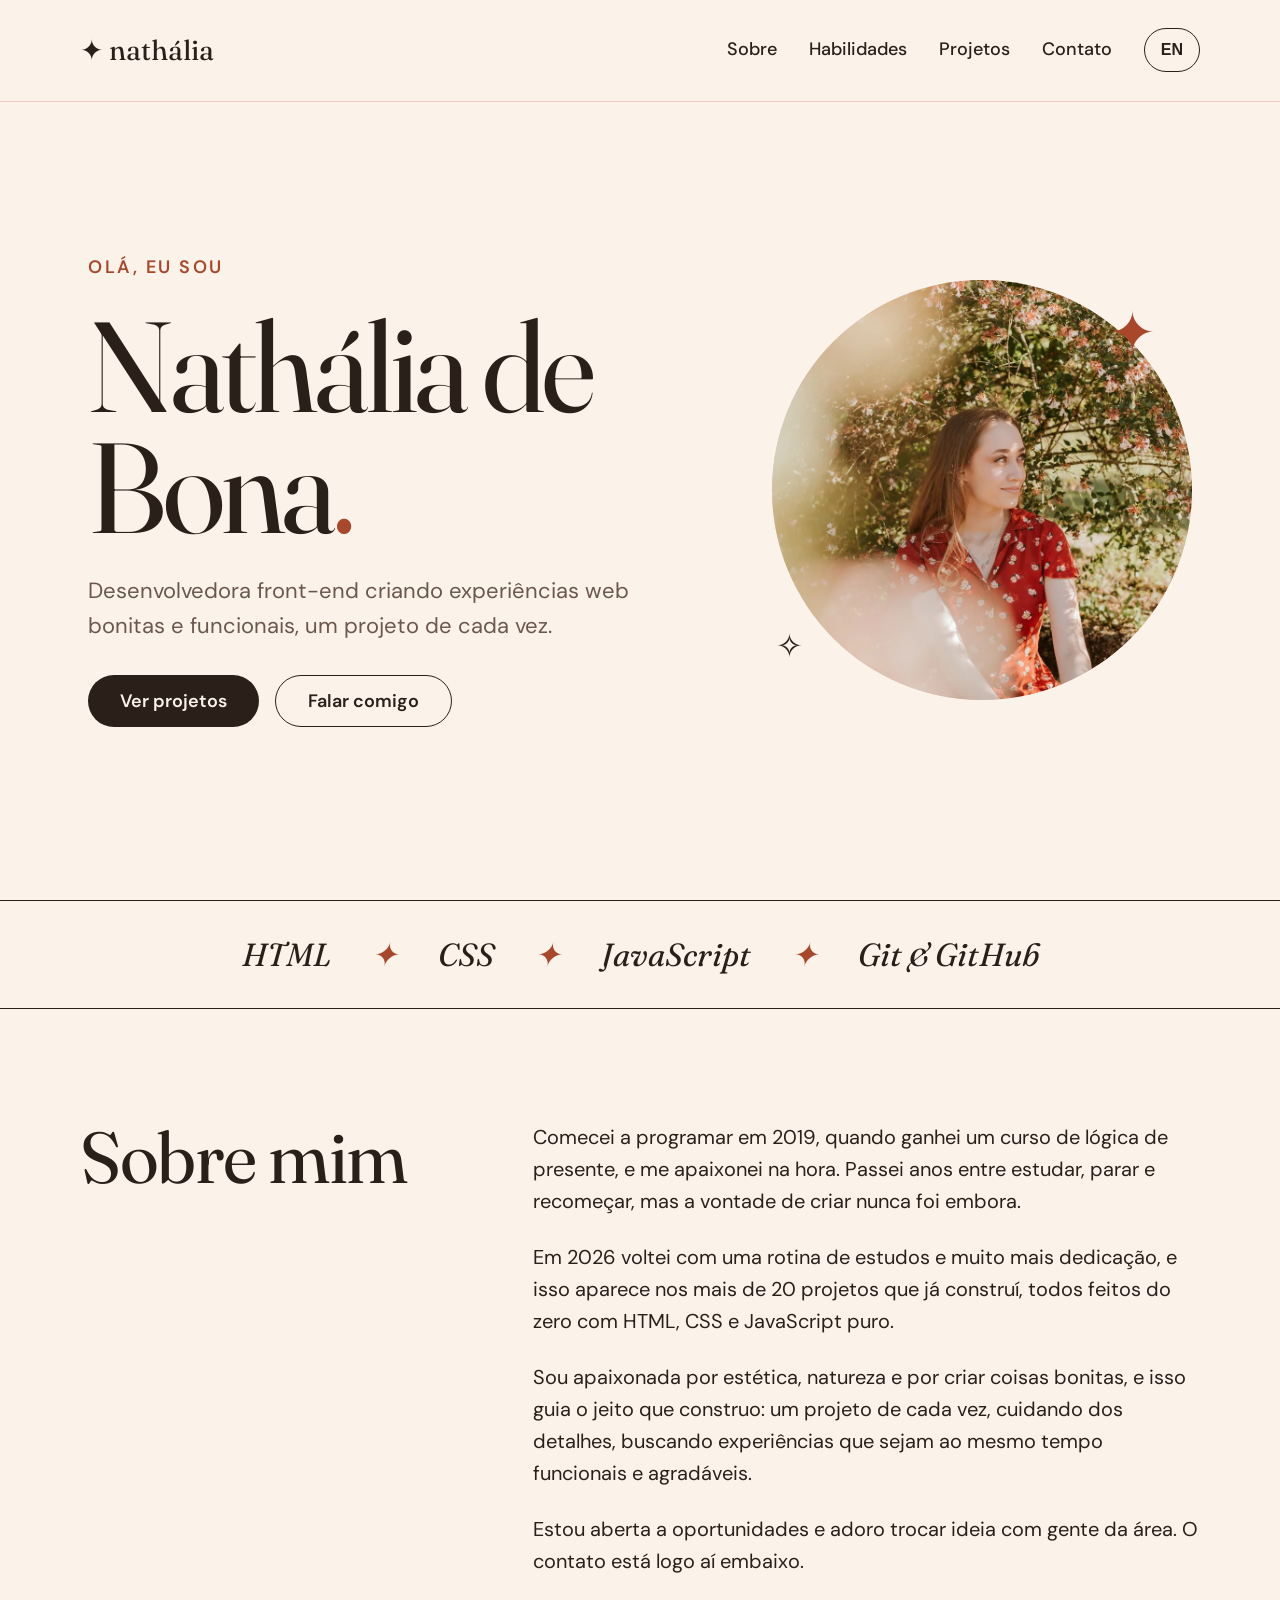
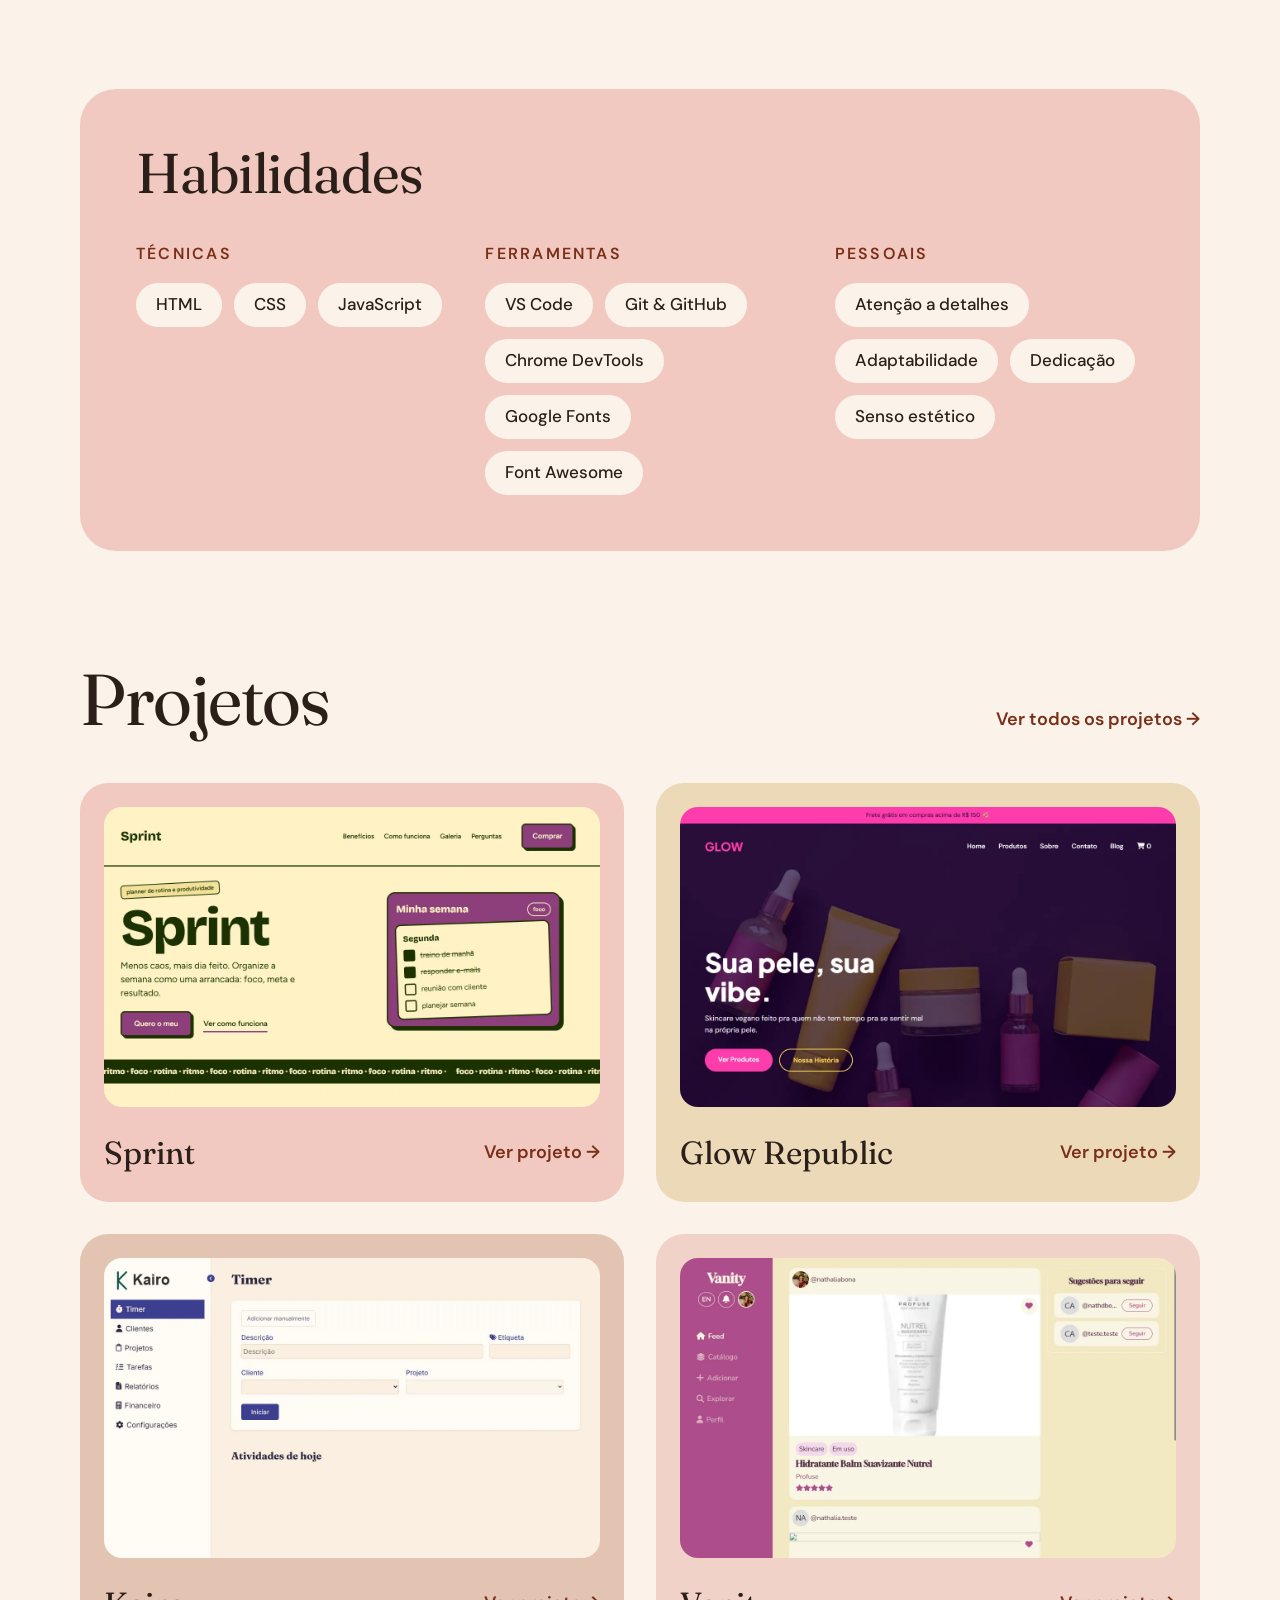
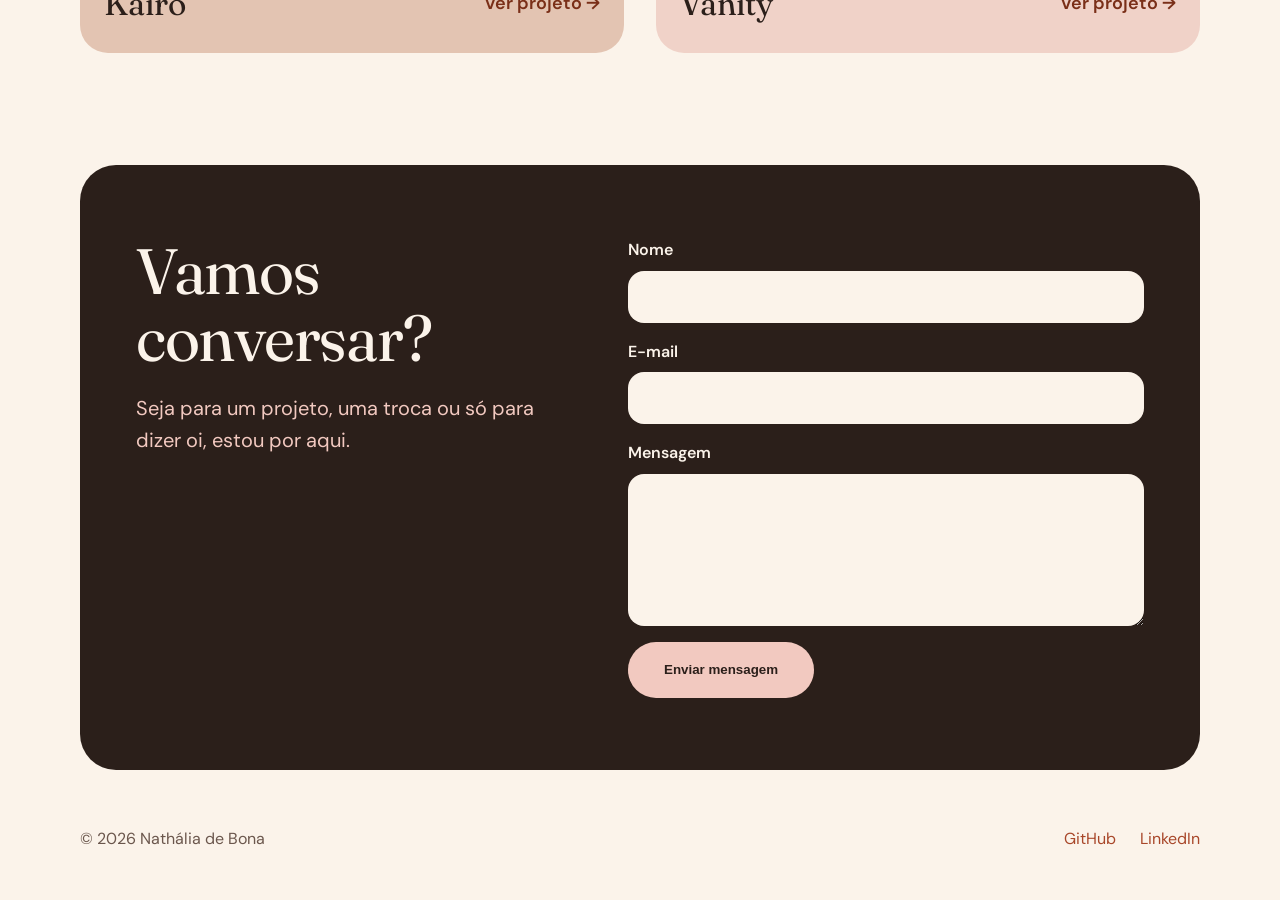
<file: index.html>
<!DOCTYPE html>
<html lang="pt-br">
<head>
    <meta charset="UTF-8">
    <meta name="viewport" content="width=device-width, initial-scale=1.0">
    
    <link rel="preconnect" href="https://fonts.googleapis.com">
    <link rel="preconnect" href="https://fonts.gstatic.com" crossorigin>
    <link href="https://fonts.googleapis.com/css2?family=DM+Sans:ital,opsz,wght@0,9..40,100..1000;1,9..40,100..1000&family=Fraunces:ital,opsz,wght@0,9..144,100..900;1,9..144,100..900&display=swap" rel="stylesheet">
    
    <link rel="stylesheet" href="https://cdnjs.cloudflare.com/ajax/libs/font-awesome/6.5.1/css/all.min.css">
    <link rel="stylesheet" href="style.css">
    <title>Nathália de Bona</title>
</head>

<body>
    <header>
        <nav>
            <span>✦ nathália</span>

            <ul>
                <li><a href="#sobre" data-pt="Sobre" data-en="About">Sobre</a></li>
                <li><a href="#habilidades" data-pt="Habilidades" data-en="Skills">Habilidades</a></li>
                <li><a href="#projetos" data-pt="Projetos" data-en="Projects">Projetos</a></li>
                <li><a href="#contato" data-pt="Contato" data-en="Contact">Contato</a></li>
                <li class="item-idioma">
                    <button type="button" id="toggle-idioma-mobile">EN</button>
                </li>
            </ul>

            <div class="nav-botoes">
                <button id="btn-menu" aria-expanded="false">
                    <span data-pt="Menu" data-en="Menu">Menu</span>
                </button>

                <button id="toggle-idioma">EN</button>
            </div>
        </nav>
    </header>

    <main>
        <section id="hero">
            <div class="hero-texto">
                <span class="hero-saudacao" data-pt="Olá, eu sou" data-en="Hi, I'm">
                    Olá, eu sou
                </span>
                
                <h1>Nathália de Bona<span class="ponto">.</span></h1>
                
                <h2 data-pt="Desenvolvedora front-end criando experiências web bonitas e funcionais, um projeto de cada vez."
                    data-en="Front-end developer creating beautiful and functional web experiences, one project at a time.">
                    Desenvolvedora front-end criando experiências web bonitas e funcionais, um projeto de cada vez.
                </h2>
        
                <div class="hero-botoes">
                    <a href="#projetos" class="btn"
                        data-pt="Ver projetos" data-en="See my work">
                        Ver projetos
                    </a>

                    <a href="#contato" class="btn btn-contorno"
                        data-pt="Falar comigo" data-en="Talk to me">
                        Falar comigo
                    </a>
                </div>
            </div>

            <div class="hero-foto">
                <img src="imagens/nathalia.webp" alt="Foto de Nathália de Bona">
            
                <span aria-hidden="true" class="enfeite enfeite-estrela">✦</span>
                <span aria-hidden="true" class="enfeite enfeite-brilho">✧</span>
            </div>
        </section>

        <div class="faixa">
            <span>HTML</span>
            <span aria-hidden="true" class="faixa-enfeite">✦</span>
            <span>CSS</span>
            <span aria-hidden="true" class="faixa-enfeite">✦</span>
            <span>JavaScript</span>
            <span aria-hidden="true" class="faixa-enfeite">✦</span>
            <span>Git &amp; GitHub</span>
        </div>

        <section id="sobre" class="revelar">
            <h2 data-pt="Sobre mim" data-en="About me">
                Sobre mim
            </h2>

            <div class="sobre-texto">
                <p data-pt="Comecei a programar em 2019, quando ganhei um curso de lógica de presente, e me apaixonei na hora. Passei anos entre estudar, parar e recomeçar, mas a vontade de criar nunca foi embora."
                    data-en="I started programming in 2019, when I was given a logic course as a gift, and I fell in love right away. I spent years going back and forth between studying, stopping and starting over, but the desire to create never went away.">
                    Comecei a programar em 2019, quando ganhei um curso de lógica de presente, e me apaixonei na hora. Passei anos entre estudar, parar e recomeçar, mas a vontade de criar nunca foi embora.
                </p>

                <p data-pt="Em 2026 voltei com uma rotina de estudos e muito mais dedicação, e isso aparece nos mais de 20 projetos que já construí, todos feitos do zero com HTML, CSS e JavaScript puro."
                    data-en="In 2026 I came back with a study routine and much more dedication, and it shows in the more than 20 projects I’ve built, all made from scratch with plain HTML, CSS and JavaScript.">
                    Em 2026 voltei com uma rotina de estudos e muito mais dedicação, e isso aparece nos mais de 20 projetos que já construí, todos feitos do zero com HTML, CSS e JavaScript puro.
                </p>

                <p data-pt="Sou apaixonada por estética, natureza e por criar coisas bonitas, e isso guia o jeito que construo: um projeto de cada vez, cuidando dos detalhes, buscando experiências que sejam ao mesmo tempo funcionais e agradáveis."
                    data-en="I’m passionate about aesthetics, nature and creating beautiful things, and that guides the way I build: one project at a time, caring about the details, aiming for experiences that are both functional and pleasant.">
                    Sou apaixonada por estética, natureza e por criar coisas bonitas, e isso guia o jeito que construo: um projeto de cada vez, cuidando dos detalhes, buscando experiências que sejam ao mesmo tempo funcionais e agradáveis.
                </p>

                <p data-pt="Estou aberta a oportunidades e adoro trocar ideia com gente da área. O contato está logo aí embaixo."
                    data-en="I’m open to opportunities and love chatting with people in the field. You’ll find my contact right below.">
                    Estou aberta a oportunidades e adoro trocar ideia com gente da área. O contato está logo aí embaixo.
                </p>
            </div>
        </section>

        <section id="habilidades" class="revelar">
            <div class="habilidades-bloco">
                <h2 data-pt="Habilidades" data-en="Skills">
                    Habilidades
                </h2>

                <div class="habilidades-grid">
                    <!-- Técnicas -->
                    <div class="hab-coluna">
                        <p class="hab-cat-titulo" data-pt="Técnicas" data-en="Technical">Técnicas</p>
                        
                       <ul class="hab-lista">
                            <li>HTML</li>
                            <li>CSS</li>
                            <li>JavaScript</li>
                       </ul>

                    </div>

                    <!-- Ferramentas -->
                    <div class="hab-coluna">
                        <p class="hab-cat-titulo" data-pt="Ferramentas" data-en="Tools">Ferramentas</p>
                        
                        <ul class="hab-lista">
                            <li>VS Code</li>
                            <li>Git &amp; GitHub</li>
                            <li>Chrome DevTools</li>
                            <li>Google Fonts</li>
                            <li>Font Awesome</li>
                        </ul>
                    </div>
                    
                    <!-- Pessoais -->
                    <div class="hab-coluna">
                        <p class="hab-cat-titulo" data-pt="Pessoais" data-en="Personal">Pessoais</p>
                        
                        <ul class="hab-lista">
                            <li data-pt="Atenção a detalhes" data-en="Attention to detail">Atenção a detalhes</li>
                            <li data-pt="Adaptabilidade" data-en="Adaptability">Adaptabilidade</li>
                            <li data-pt="Dedicação" data-en="Dedication">Dedicação</li>
                            <li data-pt="Senso estético" data-en="Aesthetic sense">Senso estético</li>
                        </ul>
                    </div>
                </div>
            </div>
        </section>

        <section id="projetos" class="revelar">
            <div class="projetos-topo">
                <h2 data-pt="Projetos" data-en="Projects">
                    Projetos
                </h2>

                <a href="projetos.html" class="link-todos"
                    data-pt="Ver todos os projetos →"
                    data-en="See all projects →">
                    Ver todos os projetos →
                </a>
            </div>

            <div class="projetos-destaque">
                <a href="projeto.html?id=sprint-planner" class="card-destaque">
                    <img src="imagens/projetos/sprint-planner/principal.webp" alt="Página inicial do site Sprint">

                    <div class="card-rodape">
                        <span class="card-nome">Sprint</span>
                        <span class="card-link"
                            data-pt="Ver projeto →" data-en="See project →">
                            Ver projeto →
                        </span>
                    </div>
                </a>

                <a href="projeto.html?id=glow-republic" class="card-destaque">
                    <img src="imagens/projetos/glow-republic/hero.webp" alt="Hero do site Glow Republic">

                    <div class="card-rodape">
                        <span class="card-nome">Glow Republic</span>
                        <span class="card-link"
                            data-pt="Ver projeto →" data-en="See project →">
                            Ver projeto →
                        </span>
                    </div>
                </a>

                <a href="projeto.html?id=kairo" class="card-destaque">
                    <img src="imagens/projetos/kairo/hero.webp" alt="Hero do site Kairo">

                    <div class="card-rodape">
                        <span class="card-nome">Kairo</span>
                        <span class="card-link"
                            data-pt="Ver projeto →" data-en="See project →">
                            Ver projeto →
                        </span>
                    </div>
                </a>

                <a href="projeto.html?id=vanity" class="card-destaque">
                    <img src="imagens/projetos/vanity/hero.webp" alt="Hero do site Vanity">

                    <div class="card-rodape">
                        <span class="card-nome">Vanity</span>
                        <span class="card-link"
                            data-pt="Ver projeto →" data-en="See project →">
                            Ver projeto →
                        </span>
                    </div>
                </a>
            </div>
        </section>

        <section id="contato" class="revelar">
            <div class="contato-intro">
                <h2 data-pt="Vamos conversar?" data-en="Let's talk?">
                    Vamos conversar?
                </h2>

                <p data-pt="Seja para um projeto, uma troca ou só para dizer oi, estou por aqui."
                    data-en="Whether it’s for a project, an exchange, or just to say hi, I’m around.">
                    Seja para um projeto, uma troca ou só para dizer oi, estou por aqui.
                </p>
            </div>

            <form action="https://formspree.io/f/mzdllqvn" method="POST" id="form-contato">
                <div class="campo">
                    <label for="nome" data-pt="Nome" data-en="Name">Nome</label>
                    <input type="text" id="nome" name="nome">
                </div>

                <div class="campo">
                    <label for="email" data-pt="E-mail" data-en="E-mail">E-mail</label>
                    <input type="email" id="email" name="email">
                </div>

                <div class="campo">
                    <label for="mensagem" data-pt="Mensagem"
                            data-en="Message">
                            Mensagem</label>
                    <textarea name="mensagem" id="mensagem" rows="5"></textarea>
                </div>

                <button type="submit" data-pt="Enviar mensagem" data-en="Send message">Enviar mensagem</button>
            </form>
        </section>
    </main>

    <footer>
        <p>&#169; 2026 Nathália de Bona</p>

        <div class="redes-sociais">
            <a href="https://github.com/nathaliadebona">GitHub</a>
            <a href="https://www.linkedin.com/in/nathaliadalila/">LinkedIn</a>
        </div>
    </footer>

    <button id="btn-topo" aria-label="Voltar ao topo">
        <i class="fa-solid fa-arrow-up"></i>
    </button>

    <script src="script.js"></script>
</body>
</html>
</file>
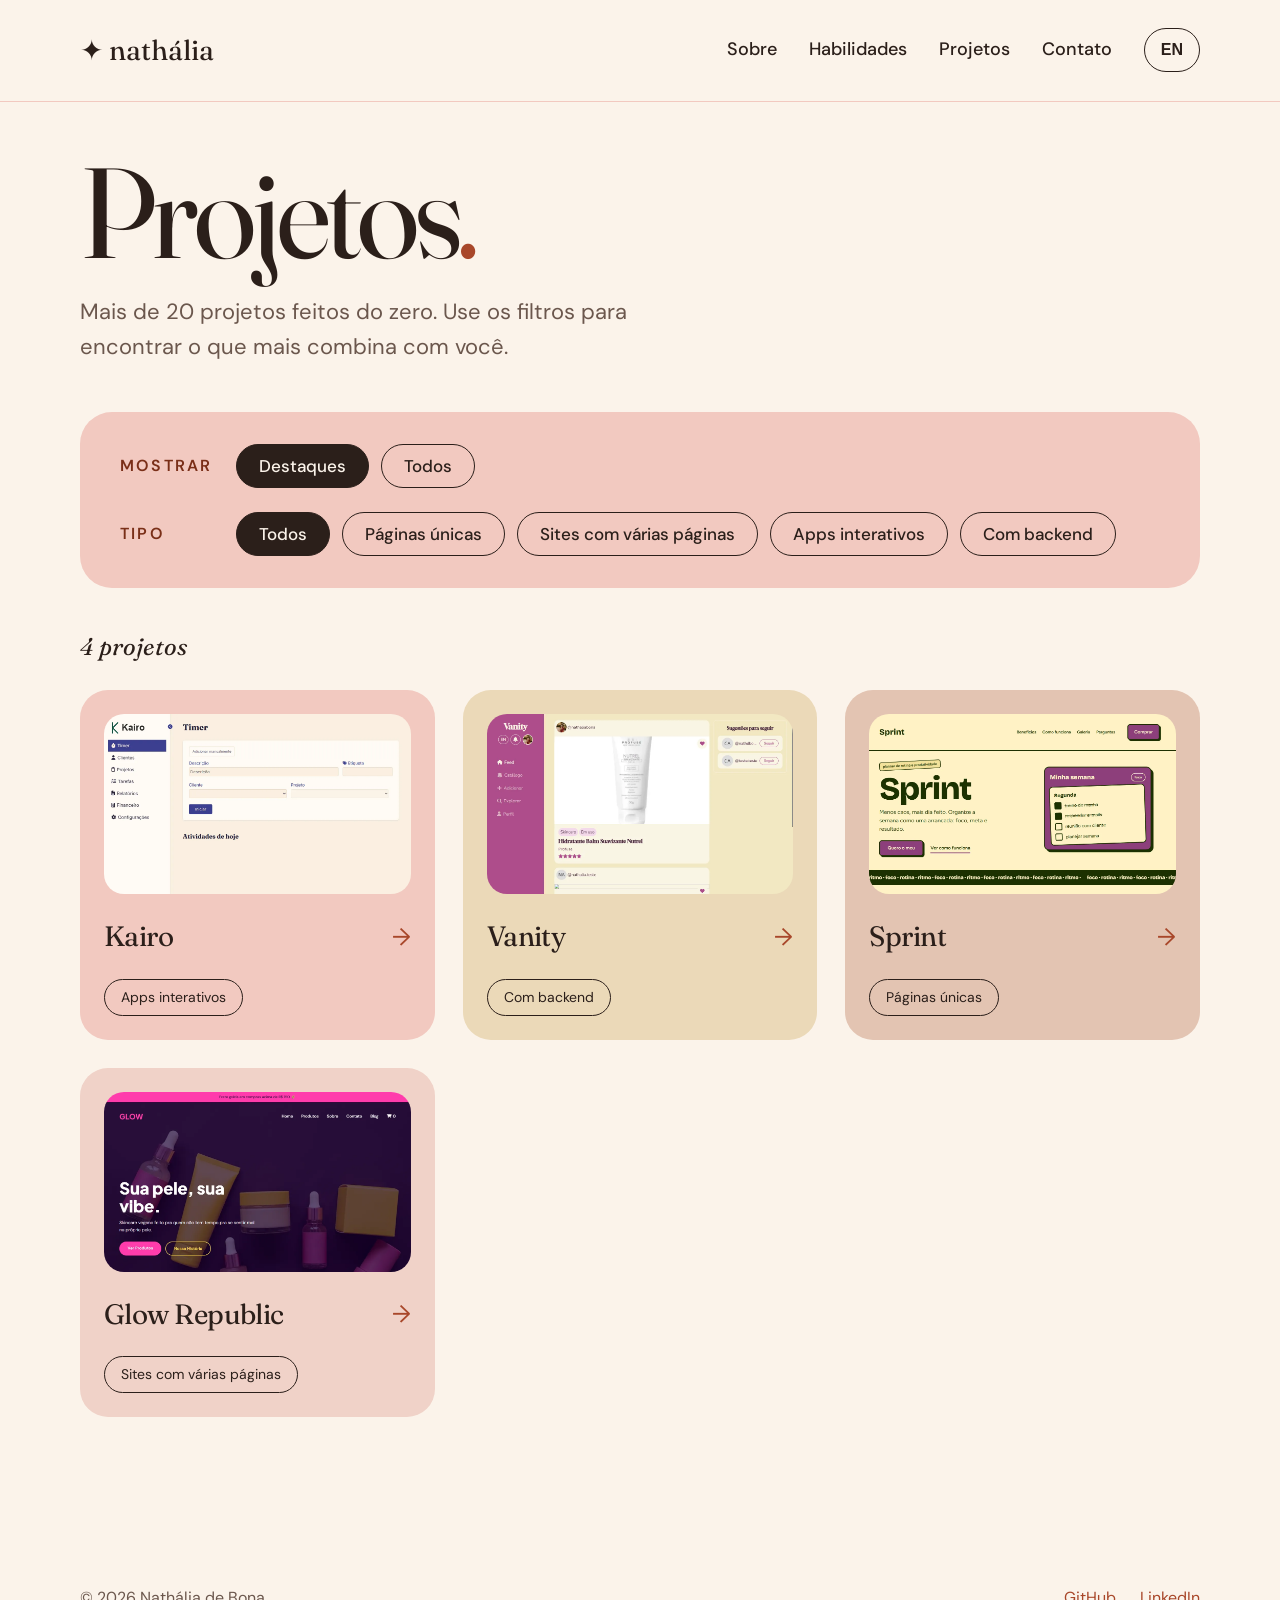
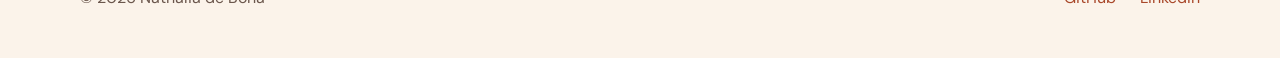
<file: projeto.html>
<!DOCTYPE html>
<html lang="pt-br">
<head>
    <meta charset="UTF-8">
    <meta name="viewport" content="width=device-width, initial-scale=1.0">
    
    <title>Projeto | Nathália de Bona</title>

    <link rel="preconnect" href="https://fonts.googleapis.com">
    <link rel="preconnect" href="https://fonts.gstatic.com" crossorigin>
    <link href="https://fonts.googleapis.com/css2?family=DM+Sans:ital,opsz,wght@0,9..40,100..1000;1,9..40,100..1000&family=Fraunces:ital,opsz,wght@0,9..144,100..900;1,9..144,100..900&display=swap" rel="stylesheet">

    <link rel="stylesheet" href="https://cdnjs.cloudflare.com/ajax/libs/font-awesome/6.5.1/css/all.min.css">
    <link rel="stylesheet" href="style.css">
    <link rel="stylesheet" href="projeto.css">
</head>

<body>
    <header>
        <nav>
            <span>✦ nathália</span>

            <ul>
                <li><a href="index.html#sobre" data-pt="Sobre" data-en="About">Sobre</a></li>
                <li><a href="index.html#habilidades" data-pt="Habilidades" data-en="Skills">Habilidades</a></li>
                <li><a href="projetos.html" data-pt="Projetos" data-en="Projects">Projetos</a></li>
                <li><a href="index.html#contato" data-pt="Contato" data-en="Contact">Contato</a></li>
                <li class="item-idioma">
                    <button type="button" id="toggle-idioma-mobile">EN</button>
                </li>
            </ul>

            <div class="nav-botoes">
                <button id="btn-menu" aria-expanded="false">
                    <span data-pt="Menu" data-en="Menu">Menu</span>
                </button>

                <button id="toggle-idioma">EN</button>
            </div>
        </nav>
    </header>

    <main class="projeto-main">
        <a href="projetos.html" class="voltar"
            data-pt="← Todos os projetos" data-en="← All projects">
            ← Todos os projetos
        </a>

        <section class="projeto-topo">
            <span class="card-tag" id="projeto-tag"></span>
            <h1 id="projeto-nome"></h1>
            <p id="projeto-resumo"></p>
        </section>

        <img src="" alt="" id="projeto-imagem" class="projeto-imagem">

        <div class="projeto-infos" id="projeto-infos"></div>

        <div class="projeto-meio">
            <section class="projeto-sobre">
                <h2 data-pt="Sobre o projeto" data-en="About the project">Sobre o projeto</h2>
                <div id="projeto-descricao"></div>
            </section>

            <aside class="projeto-links">
                <h3 data-pt="Ver o projeto" data-en="View project">Ver o projeto</h3>
                <div class="projeto-botoes" id="projeto-botoes"></div>
            </aside>
        </div>

        <section class="projeto-galeria" id="projeto-galeria">
            <h2 data-pt="Galeria" data-en="Gallery">Galeria</h2>
            <div class="galeria-grade" id="galeria-grade"></div>
        </section>

        <section class="projeto-proximo">
            <div class="proximo-texto">
                <span class="info-rotulo" data-pt="Próximo projeto" data-en="Next project">Próximo projeto</span>
                <h2 id="proximo-nome"></h2>
            </div>

            <div class="proximo-botoes">
                <a href="#" class="btn" id="proximo-link"
                    data-pt="Ver projeto →" data-en="View project →">
                    Ver projeto →
                </a>
                <a class="btn btn-contorno" href="projetos.html" data-pt="Todos os projetos" data-en="All projects">Todos os projetos</a>
            </div>
        </section>
    </main>

    <footer>
        <p>&#169; 2026 Nathália de Bona</p>

        <div class="redes-sociais">
            <a href="https://github.com/nathaliadebona">GitHub</a>
            <a href="https://www.linkedin.com/in/nathaliadalila/">LinkedIn</a>
        </div>
    </footer>

    <button id="btn-topo" aria-label="Voltar ao topo">
        <i class="fa-solid fa-arrow-up"></i>
    </button>

    <script src="script.js"></script>
    <script src="dados-projetos.js"></script>
    <script src="projeto.js"></script>
</body>
</html>
</file>
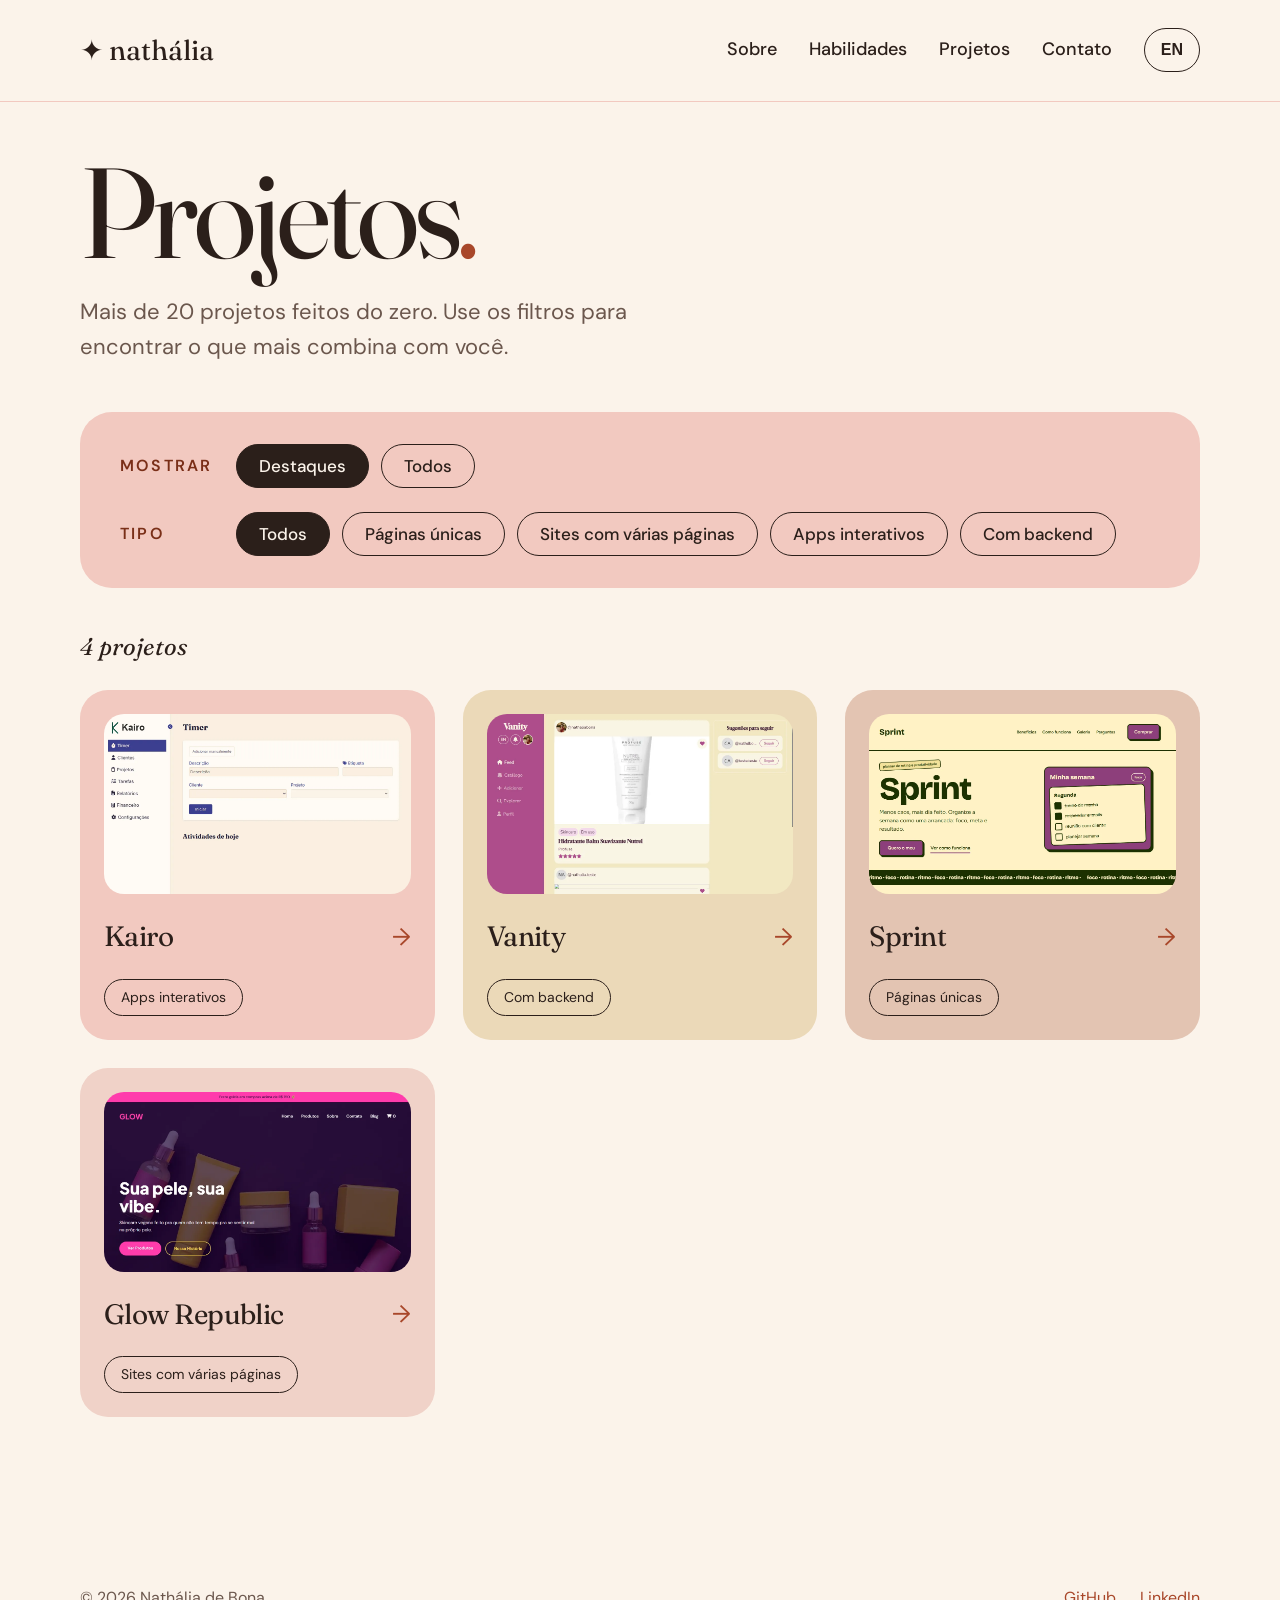
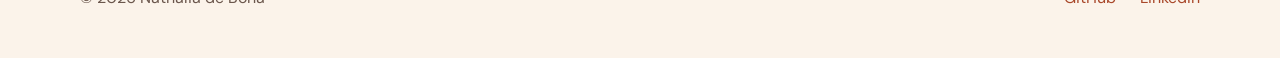
<file: projetos.html>
<!DOCTYPE html>
<html lang="pt-br">
<head>
    <meta charset="UTF-8">
    <meta name="viewport" content="width=device-width, initial-scale=1.0">
    
    <title>Nathália de Bona</title>

    <link rel="preconnect" href="https://fonts.googleapis.com">
    <link rel="preconnect" href="https://fonts.gstatic.com" crossorigin>
    <link href="https://fonts.googleapis.com/css2?family=DM+Sans:ital,opsz,wght@0,9..40,100..1000;1,9..40,100..1000&family=Fraunces:ital,opsz,wght@0,9..144,100..900;1,9..144,100..900&display=swap" rel="stylesheet">

    <link rel="stylesheet" href="https://cdnjs.cloudflare.com/ajax/libs/font-awesome/6.5.1/css/all.min.css">
    <link rel="stylesheet" href="style.css">
    <link rel="stylesheet" href="projetos.css">
</head>

<body>
    <header>
        <nav>
            <span>✦ nathália</span>

            <ul>
                <li><a href="index.html#sobre" data-pt="Sobre" data-en="About">Sobre</a></li>
                <li><a href="index.html#habilidades" data-pt="Habilidades" data-en="Skills">Habilidades</a></li>
                <li><a href="projetos.html" data-pt="Projetos" data-en="Projects">Projetos</a></li>
                <li><a href="index.html#contato" data-pt="Contato" data-en="Contact">Contato</a></li>
                <li class="item-idioma">
                    <button type="button" id="toggle-idioma-mobile">EN</button>
                </li>
            </ul>

            <div class="nav-botoes">
                <button id="btn-menu" aria-expanded="false">
                    <span data-pt="Menu" data-en="Menu">Menu</span>
                </button>

                <button id="toggle-idioma">EN</button>
            </div>
        </nav>
    </header>

    <main class="projetos-main">
        <section class="projetos-intro">
            <h1><span data-pt="Projetos" data-en="Projects">Projetos</span><span class="ponto">.</span></h1>

            <p data-pt="Mais de 20 projetos feitos do zero. Use os filtros para encontrar o que mais combina com você."
                data-en="More than 20 projects built from scratch. Use the filters to find the one that best suits you.">
                Mais de 20 projetos feitos do zero. Use os filtros para encontrar o que mais combina com você.
            </p>
        </section>

        <div class="filtros">
            <button type="button" id="btn-filtros" aria-expanded="false" aria-controls="painel-filtros">
                <span data-pt="Filtros" data-en="Filters">Filtros</span>
                <span id="filtros-ativos"></span>
                <span class="seta-filtros" aria-hidden="true"><i class="fa-solid fa-caret-down"></i></span>
            </button>

            <div id="painel-filtros" class="painel-filtros">
                <div class="filtro-linha">
                    <span class="filtro-rotulo" data-pt="Mostrar" data-en="Show">Mostrar</span>
                    <div class="filtro-chips">
                        <button type="button" class="chip" data-filtro="mostrar" data-valor="destaques"
                                aria-pressed="true" data-pt="Destaques" data-en="Featured">Destaques</button>
                        <button type="button" class="chip" data-filtro="mostrar" data-valor="todos"
                                aria-pressed="false" data-pt="Todos" data-en="All">Todos</button>
                    </div>
                </div>

                <div class="filtro-linha">
                    <span class="filtro-rotulo" data-pt="Tipo" data-en="Type">Tipo</span>
                    <div class="filtro-chips">
                        <button type="button" class="chip" data-filtro="tipo" data-valor="todos"
                                aria-pressed="true" data-pt="Todos" data-en="All">Todos</button>
                        <button type="button" class="chip" data-filtro="tipo" data-valor="pagina-unica"
                                aria-pressed="false" data-pt="Páginas únicas" data-en="Single pages">Páginas únicas</button>
                        <button type="button" class="chip" data-filtro="tipo" data-valor="varias-paginas"
                                aria-pressed="false" data-pt="Sites com várias páginas" data-en="Multi-page sites">Sites com várias páginas</button>
                        <button type="button" class="chip" data-filtro="tipo" data-valor="app"
                                aria-pressed="false" data-pt="Apps interativos" data-en="Interactive apps">Apps interativos</button>
                        <button type="button" class="chip" data-filtro="tipo" data-valor="backend"
                                aria-pressed="false" data-pt="Com backend" data-en="With backend">Com backend</button>
                    </div>
                </div>

                <button type="button" id="limpar-filtros" data-pt="Limpar filtros" data-en="Reset filters">Limpar filtros</button>
                <button type="button" id="ver-projetos"></button>
            </div>
        </div>

        <section class="projetos-lista">
            <p class="contagem" id="contagem"></p>
            <div class="lista-projetos" id="lista-projetos"></div>
        </section>
    </main>

    <footer>
        <p>&#169; 2026 Nathália de Bona</p>

        <div class="redes-sociais">
            <a href="https://github.com/nathaliadebona">GitHub</a>
            <a href="https://www.linkedin.com/in/nathaliadalila/">LinkedIn</a>
        </div>
    </footer>

    <button id="btn-topo" aria-label="Voltar ao topo">
        <i class="fa-solid fa-arrow-up"></i>
    </button>

    <script src="script.js"></script>
    <script src="dados-projetos.js"></script>
    <script src="projetos.js"></script>
</body>
</html>
</file>
<file: style.css>
:root {
    --cor-fundo: #FBF3EA;
    --cor-texto: #2B1F1A;
    --cor-texto-suave: #6B574D;
    --cor-detalhes: #F2C9C0;
    --cor-destaque: #A8472A;
    --cor-destaque-escuro: #7A2F18;
    --cor-areia: #EBD9B8;
    --cor-argila: #E3C4B2;
    --cor-pessego: #F0D2C8;
    --cor-dourado: #C9A84C;

    --fonte-titulo: 'Fraunces', serif;
    --fonte-corpo: 'DM Sans', sans-serif;
}

html {
    scroll-behavior: smooth;
}

html, body {
    overflow-x: hidden;
}

* {
    margin: 0;
    padding: 0;
    box-sizing: border-box;
}

body {
    display: flex;
    flex-direction: column;
    min-height: 100vh;
    font-family: var(--fonte-corpo);
    font-size: 1.125rem;
    line-height: 1.6;
    color: var(--cor-texto);
    background-color: var(--cor-fundo);
}

a {
    text-decoration: none;
    color: var(--cor-destaque);
}

a:hover {
    color: var(--cor-destaque-escuro);
}

img {
    max-width: 100%;
    display: block;
}

h1, h2, h3, h4 {
    font-family: var(--fonte-titulo);
    font-weight: 400;
    letter-spacing: -0.02em;
}

.btn {
    display: inline-flex;
    align-items: center;
    align-self: flex-start;
    min-height: 3.25rem;
    padding: 0 2rem;
    border-radius: 999px;
    font-weight: 600;
    text-decoration: none;
    color: var(--cor-fundo);
    background-color: var(--cor-texto);
    cursor: pointer;
    transition: background-color 0.3s ease;
}

.btn:hover {
    color: var(--cor-fundo);
    background-color: var(--cor-destaque);
}

header {
    position: fixed;
    top: 0;
    width: 100%;
    z-index: 100;
    border-bottom: 0.0625rem solid var(--cor-detalhes);
    background-color: var(--cor-fundo);
}

header nav {
    display: flex;
    justify-content: space-between;
    align-items: center;
    gap: 2rem;
    padding: 1.75rem 5rem;
}

header nav > span {
    font-family: var(--fonte-titulo);
    font-size: 1.75rem;
    font-weight: 400;
    color: var(--cor-texto);
}

header ul {
    display: flex;
    gap: 2rem;
    margin-left: auto;
    list-style-type: none;
}

header ul li a {
    font-size: 1.125rem;
    font-weight: 500;
    color: var(--cor-texto);
    transition: color 0.3s ease;
}

header ul li a.ativo {
    color: var(--cor-destaque);
}

header ul li a::after {
    content: '';
    display: block;
    height: 0.125rem;
    width: 0;
    background-color: var(--cor-destaque);
    transition: width 0.3s ease;
}

header ul li a:hover::after {
    width: 100%;
}

header ul li a.ativo::after {
    width: 100%;
}

header ul li a:hover {
    color: var(--cor-destaque);
}

header nav button {
    min-width: 2.75rem;
    min-height: 2.75rem;
    padding: 0 1rem;
    border: 0.09375rem solid var(--cor-texto);
    border-radius: 999px;
    font-size: 1rem;
    font-weight: 600;
    color: var(--cor-texto);
    background: transparent;
    cursor: pointer;
    transition: color 0.3s ease, border-color 0.3s ease;
}

header nav button:hover {
    color: var(--cor-destaque);
    border-color: var(--cor-destaque);
}

#btn-menu {
    display: none;
}

#hero {
    display: flex;
    align-items: center;
    max-width: 75rem;
    margin: 0 auto;
    min-height: 100vh;
    padding-top: 5rem;
    padding-left: 3rem;
    padding-right: 3rem;
    gap: 2rem;
}

.hero-texto {
    display: flex;
    flex-direction: column;
    width: 60%;
    gap: 1.5rem;
    flex: 1;
}

.hero-saudacao {
    text-transform: uppercase;
    letter-spacing: 0.14em;
    font-size: 1.125rem;
    font-weight: 600;
    color: var(--cor-destaque);
}

#hero h1 {
    line-height: 0.95;
    letter-spacing: -0.03em;
    font-size: 8rem;
}

.ponto {
    color: var(--cor-destaque);
}

#hero h2 {
    max-width: 35rem;
    letter-spacing: normal;
    font-family: var(--fonte-corpo);
    font-size: 1.375rem;
    font-weight: 400;
    color: var(--cor-texto-suave);
}

.hero-botoes {
    display: flex;
    flex-wrap: wrap;
    gap: 1rem;
    margin-top: 0.5rem;
}

.btn-contorno {
    border: 0.09375rem solid var(--cor-texto);
    color: var(--cor-texto);
    background: transparent;
    transition: color 0.3s ease, background-color 0.3s ease;
}

.btn-contorno:hover {
    color: var(--cor-fundo);
    background-color: var(--cor-texto);
}

.card-tag {
    align-self: flex-start;
    padding: 0.375rem 1rem;
    border-radius: 6.25rem;
    border: 0.0625rem solid var(--cor-texto);
    font-size: 0.875rem;
}

.hero-foto {
    position: relative;
    display: flex;
    flex-shrink: 0;
    width: 26.25rem;
    height: 26.25rem;
    max-width: 100%;
    border-radius: 50%;
    background-color: var(--cor-detalhes);
}

.hero-foto img {
    width: 100%;
    height: 100%;
    object-fit: cover;
    border-radius: 50%;
}

@keyframes entrada-suave {
    from {
        opacity: 0;
        transform: translateY(1rem);
    }

    to {
        opacity: 1;
        transform: translateY(0);
    }
}

.hero-saudacao,
#hero h1,
#hero h2,
.hero-botoes,
.hero-foto {
    animation: entrada-suave 0.8s ease-out both;
}

#hero h1 {
    animation-delay: 0.12s;
}

#hero h2 {
    animation-delay: 0.24s;
}

.hero-botoes {
    animation-delay: 0.36s;
}

.hero-foto {
    animation-delay: 0.48s;
}

.enfeite {
    position: absolute;
}

.enfeite-estrela {
    top: 0.5rem;
    right: 2.25rem;
    font-size: 3.5rem;
    color: var(--cor-destaque);
}

.enfeite-brilho {
    bottom: 1.75rem;
    left: 0.25rem;
    font-size: 2rem;
    color: var(--cor-texto);
}

/* FAIXA ENFEITE */
.faixa {
    display: flex;
    flex-wrap: wrap;
    justify-content: center;
    align-items: center;
    gap: 1rem 2.5rem;
    padding: 1.75rem 5rem;
    border-top: 0.09375rem solid var(--cor-texto);
    border-bottom: 0.09375rem solid var(--cor-texto);
    font-family: var(--fonte-titulo);
    font-size: 2rem;
    font-style: italic;
}

.faixa-enfeite {
    color: var(--cor-destaque);
}

/* SOBRE */
#sobre {
    display: flex;
    flex-wrap: wrap;
    gap: 3rem 5rem;   
    padding: 7rem 5rem;
}

#sobre h2 {
    flex: 1 1 20rem;
    min-width: 0;
    line-height: 1;
    font-size: 4.5rem;
}

.sobre-texto {
    display: flex;
    flex-direction: column;
    flex: 2 1 35rem;
    gap: 1.5rem;
    min-width: 0;
    max-width: 45rem;
    font-size: 1.25rem;
}

/* HABILIDADES */
#habilidades {
    padding: 0 5rem 7rem;
}

.habilidades-bloco {
    display: flex;
    flex-direction: column;
    gap: 2.5rem;
    padding: 3.5rem;
    border-radius: 2.25rem;
    background-color: var(--cor-detalhes);
}

#habilidades h2 {
    line-height: 1;
    font-size: 3.5rem;
}

.habilidades-grid {
    display: flex;
    flex-wrap: wrap;
    gap: 2.5rem;
    align-items: start;
}

.hab-coluna {
    display: flex;
    flex-direction: column;
    flex: 1 1 17.5rem;
    align-items: flex-start;
    gap: 1rem;
    min-width: 0;
}

.hab-cat-titulo {
    letter-spacing: 0.14em;
    text-transform: uppercase;
    text-align: left;
    font-family: var(--fonte-corpo);
    font-size: 1rem;
    font-weight: 600;
    color: var(--cor-destaque-escuro);
}

.hab-lista {
    display: flex;
    flex-direction: row;
    flex-wrap: wrap;
    gap: 0.75rem;
    list-style: none;
}

.hab-lista li {
    display: inline-flex;
    align-items: center;
    min-height: 2.75rem;
    padding: 0 1.25rem;
    border-radius: 999px;
    line-height: 1.5;
    font-size: 1.0625rem;
    font-weight: 500;
    color: var(--cor-texto);
    background-color: var(--cor-fundo);
}

/* PROJETOS */
#projetos {
    padding: 0 5rem 7rem;
}

#projetos h2 {
    line-height: 1;
    font-size: 4.5rem;
}

.projetos-topo {
    display: flex;
    flex-wrap: wrap;
    align-items: baseline;
    justify-content: space-between;
    gap: 1rem;
    margin-bottom: 3rem;
}

.link-todos {
    font-size: 1.125rem;
    font-weight: 600;
    color: var(--cor-destaque-escuro);
}

.projetos-destaque {
    display: flex;
    flex-wrap: wrap;
    gap: 2rem;
}

.card-destaque {
    display: flex;
    flex-direction: column;
    flex: 1 1 32.5rem;
    gap: 1.25rem;
    min-width: 0;
    padding: 1.5rem;
    border-radius: 1.75rem;
    color: var(--cor-texto);
    background-color: var(--cor-detalhes);
    transition: transform 0.25s ease;
}

.card-destaque:nth-child(2) {
    background-color: var(--cor-areia);
}

.card-destaque:nth-child(3) {
    background-color: var(--cor-argila);
}

.card-destaque:nth-child(4) {
    background-color: var(--cor-pessego);
}

.card-destaque:hover {
    color: var(--cor-texto);
    transform: translateY(-0.375rem) rotate(-0.6deg);
}

.revelar {
    opacity: 0;
    transform: translateY(1.5rem);
    transition: opacity 0.8s ease-out, transform 0.8s ease-out;
}

.revelar.revelado {
    opacity: 1;
    transform: translateY(0);
}

@media (prefers-reduced-motion: reduce) {
    .revelar {
        opacity: 1;
        transform: none;
        transition: none;
    }

    .hero-saudacao,
    #hero h1,
    #hero h2,
    .hero-botoes,
    .hero-foto {
        animation: none;
    }

    .card-destaque:hover {
        transform: none;
    }
}

.card-destaque img {
    width: 100%;
    height: 18.75rem;
    object-fit: cover;
    object-position: top;
    border-radius: 1.125rem;
}

.card-rodape {
    display: flex;
    align-items: center;
    justify-content: space-between;
    gap: 1rem;
}

.card-nome {
    font-family: var(--fonte-titulo);
    font-size: 2rem;
}

.card-link {
    font-weight: 600;
    color: var(--cor-destaque-escuro);
}

/* CONTATO */
#contato {
    display: flex;
    flex-wrap: wrap;
    align-items: flex-start;
    gap: 3.5rem;
    margin: 0 5rem;
    padding: 4.5rem 3.5rem;
    border-radius: 2.25rem;
    color: var(--cor-fundo);
    background-color: var(--cor-texto);
}

.contato-intro {
    display: flex;
    flex-direction: column;
    flex: 1 1 22.5rem;
    min-width: 0;
    gap: 1.25rem;
}

#contato h2 {
    line-height: 1.05;
    font-size: 4rem;
}

#contato p {
    font-size: 1.25rem;
    color: var(--cor-detalhes);
}

#contato form {
    display: flex;
    flex-direction: column;
    flex: 1 1 27.5rem;
    gap: 1rem;
    min-width: 0;
}

.campo {
    display: flex;
    flex-direction: column;
    gap: 0.5rem;
}

#contato label {
    text-align: left;
    font-family: var(--fonte-corpo);
    font-size: 1rem;
    font-weight: 600;
}

#contato input,
#contato textarea {
    width: 100%;
    padding: 0 1.25rem;
    border: none;
    border-radius: 1rem;
    font-family: var(--fonte-corpo);
    font-size: 1.125rem;
    color: var(--cor-texto);
    background-color: var(--cor-fundo);
}

#contato input {
    min-height: 3.25rem;
}

#contato textarea {
    padding: 1rem 1.25rem;
    resize: vertical;
}

#contato input:focus,
#contato textarea:focus {
    outline: 0.1875rem solid var(--cor-detalhes);
}


#contato button {
    display: inline-block;
    align-self: flex-start;
    min-height: 3.5rem;
    padding: 0 2.25rem;
    border: none;
    border-radius: 999px;
    font-weight: 600;
    color: var(--cor-texto);
    background-color: var(--cor-detalhes);
    cursor: pointer;
    transition: background-color 0.3s ease;
}

#contato button:hover {
    background-color: var(--cor-fundo);
}

footer {
    display: flex;
    flex-wrap: wrap;
    align-items: center;
    justify-content: space-between;
    gap: 1rem;
    padding: 3.5rem 5rem 3rem;
    font-size: 1rem;
    color: var(--cor-texto-suave);
}

footer .redes-sociais {
    display: flex;
    gap: 1.5rem;
}

#btn-topo {
    position: fixed;
    bottom: 1rem;
    right: 1rem;
    width: 3.25rem;
    height: 3.25rem;
    border: none;
    border-radius: 50%;
    font-size: 1.25rem;
    color: var(--cor-fundo);
    background-color: var(--cor-texto);
    cursor: pointer;
    opacity: 0;
    visibility: hidden;
    transition: opacity 0.3s ease, visibility 0.3s ease, background-color 0.3s ease;
}

#btn-topo:hover {
    background-color: var(--cor-destaque);
}

#btn-topo.visivel {
    opacity: 1;
    visibility: visible;
}

.item-idioma {
    display: none;
}

@media (max-width: 48rem) {
    header nav {
        padding: 1.25rem 1.5rem;
    }

    header nav > span {
        font-size: 1.5rem;
    }

    #btn-menu {
        display: inline-flex;
        align-items: center;
        justify-content: center;
    }

    .nav-botoes {
        display: flex;
        gap: 0.75rem;
    }

    header ul {
        position: absolute;
        top: 100%;
        left: 1.5rem;
        right: 1.5rem;
        display: none;
        flex-direction: column;
        gap: 0;
        margin-top: 0.5rem;
        margin-left: 0;
        padding: 0.5rem 1.5rem;
        border-radius: 1.5rem;
        background-color: var(--cor-detalhes);
    }

    header ul.aberto {
        display: flex;
    }

    header ul li a {
        display: flex;
        align-items: center;
        min-height: 3.5rem;
        font-family: var(--fonte-titulo);
        font-size: 1.5rem;
        border-bottom: 0.09375rem solid rgba(43, 31, 26, 0.2);
    }

    header ul li:last-child a {
        border-bottom: none;
    }

    header ul li a::after {
        display: none;
    }

    .item-idioma {
        display: list-item;
    }

    #toggle-idioma {
        display: none;
    }

    .item-idioma button {
        width: 100%;
        min-height: 3.5rem;
        padding: 0;
        border: none;
        text-align: left;
        font-family: inherit;
        font-size: 1.0625rem;
        font-weight: 600;
        background: transparent;
    }

    #hero {
        flex-direction: column;
        align-items: stretch;
        gap: 2rem;
        min-height: auto;
        padding: 7rem 1.5rem 3.5rem;
    }

    #hero h1 {
        font-size: 3.5rem;
        line-height: 0.98;
    }

    #hero h2 {
        font-size: 1.1875rem;
    }

    .hero-texto {
        width: 100%;
    }

    .hero-saudacao {
        font-size: 0.9375rem;
    }

    .hero-botoes {
        flex-direction: column;
        gap: 0.75rem;
    }

    .hero-botoes .btn {
        width: 100%;
        justify-content: center;
    }

    .hero-foto {
        align-self: center;
        width: 16.25rem;
        height: 16.25rem;
    }

    .enfeite-estrela {
        top: 0;
        right: 0;
        font-size: 2.5rem;
    }

    .enfeite-brilho {
        bottom: 0.5rem;
        left: -0.25rem;
        font-size: 1.625rem;
    }

    .faixa {
        gap: 0.5rem 1.25rem;
        padding: 1.25rem 1.5rem;
        font-size: 1.375rem;
    }

    #sobre {
        flex-direction: column;
        gap: 1.75rem;
        padding: 4.5rem 1.5rem;
    }

    #sobre h2 {
        flex: none;
        font-size: 3rem;
    }

    .sobre-texto {
        flex: none;
        gap: 1.75rem;
        font-size: 1.125rem;
    }

    #habilidades {
        padding: 0 1.5rem 4.5rem;
    }

    .habilidades-bloco {
        gap: 2rem;
        padding: 2rem 1.5rem;
        border-radius: 1.75rem;
    }

    #habilidades h2 {
        font-size: 2.5rem;
    }

    .hab-lista li {
        font-size: 1rem;
    }

    #projetos {
        padding: 0 1.5rem 4.5rem;
    }

    .projetos-topo {
        flex-direction: column;
        align-items: flex-start;
        gap: 0.5rem;
        margin-bottom: 2rem;
    }

    #projetos h2 {
        font-size: 3rem;
    }

    .link-todos {
        display: inline-flex;
        align-items: center;
        min-height: 2.75rem;
    }

    .projetos-destaque {
        flex-direction: column;
        gap: 1.25rem;
    }

    .card-destaque {
        flex: none;
        padding: 1rem;
        border-radius: 1.5rem;
    }

    .card-destaque img {
        height: 12.5rem;
        border-radius: 1rem;
    }

    .card-nome {
        font-size: 1.625rem;
        line-height: 1.15;
    }

    #contato {
        flex-direction: column;
        align-items: stretch;
        gap: 1.75rem;
        margin: 0 1.5rem;
        padding: 2.5rem 1.5rem;
        border-radius: 1.75rem;
    }

    .contato-intro,
    #contato form {
        flex: none;
    }

    #contato h2 {
        font-size: 2.75rem;
    }

    #contato p {
        font-size: 1.125rem;
    }

    #contato button {
        align-self: stretch;
    }

    footer {
        flex-direction: column;
        align-items: flex-start;
        gap: 0.75rem;
        padding: 2.5rem 1.5rem 3rem;
    }

    .redes-sociais {
        gap: 1.5rem;
    }

    .redes-sociais a {
        display: inline-flex;
        align-items: center;
        min-height: 2.75rem;
    }

    footer p {
        order: 2;
    }
}

.cursor-brilho {
    position: fixed;
    top: 0;
    left: 0;
    z-index: 9999;
    translate: -50% -50%;
    font-size: 1.25rem;
    line-height: 1;
    color: var(--cor-destaque);
    opacity: 0;
    pointer-events: none;
    transition: opacity 0.3s ease, scale 0.25s ease;
}

.cursor-brilho.ativo {
    opacity: 0.85;
}

.cursor-brilho.sobre-clicavel {
    scale: 1.8;
}
</file>
<file: projeto.css>
.projeto-main {
    display: flex;
    flex-direction: column;
    gap: 2rem;
    padding: 7rem 5rem 4rem;
}

.voltar {
    align-self: flex-start;
    font-size: 1rem;
    color: var(--cor-texto-suave);
}

.projeto-topo {
    display: flex;
    flex-direction: column;
    gap: 1.25rem;
    max-width: 46rem;
}

.projeto-topo h1 {
    font-size: 6rem;
    line-height: 1;
    letter-spacing: -0.03em;
}

.projeto-topo p {
    font-size: 1.375rem;
    color: var(--cor-texto-suave);
}

.projeto-imagem {
    width: 100%;
    height: 30rem;
    object-fit: cover;
    object-position: top;
    border-radius: 2rem;
}

.projeto-botoes {
    display: flex;
    flex-wrap: wrap;
    gap: 1rem;
}

.projeto-infos {
    display: flex;
    flex-wrap: wrap;
    justify-content: space-between;
    gap: 1rem 4rem;
    padding: 1.75rem 0;
    border-top: 0.0625rem solid var(--cor-detalhes);
    border-bottom: 0.0625rem solid var(--cor-detalhes);
}

.projeto-infos div {
    display: flex;
    flex-direction: column;
    gap: 0.375rem;
}

.info-rotulo {
    font-size: 0.75rem;
    letter-spacing: 0.14em;
    text-transform: uppercase;
    color: var(--cor-destaque-escuro);
}

.info-valor {
    font-family: var(--fonte-titulo);
    font-size: 1.375rem;
}

.projeto-meio {
    display: flex;
    align-items: flex-start;
    gap: 3rem;
}

.projeto-sobre {
    display: flex;
    flex: 1;
    flex-direction: column;
    gap: 1rem;
    max-width: 46rem;
}

.projeto-sobre h2 {
    font-size: 2.5rem;
}

#projeto-descricao p {
    font-size: 1.1875rem;
    line-height: 1.7;
    color: var(--cor-texto-suave);
}

.projeto-links {
    display: flex;
    flex-direction: column;
    gap: 1rem;
    flex: 0 0 22rem;
    padding: 1.75rem;
    border-radius: 1.75rem;
    color: var(--cor-fundo);
    background-color: var(--cor-texto);
}

.projeto-links h3 {
    font-size: 1.375rem;
}

.projeto-links .projeto-botoes {
    flex-direction: column;
}

.projeto-links .btn {
    width: 100%;
    justify-content: center;
    color: var(--cor-texto);
    background-color: var(--cor-detalhes);
}

.projeto-links .btn:hover {
    color: var(--cor-texto);
}

.projeto-links .btn-contorno {
    color: var(--cor-fundo);
    background-color: transparent;
    border-color: var(--cor-fundo);
}

.projeto-links .btn-contorno:hover {
    color: var(--cor-fundo);
}

.projeto-galeria {
    display: flex;
    flex-direction: column;
    gap: 1.5rem;
}

.projeto-galeria h2 {
    font-size: 2.5rem;
}

.galeria-grade {
    display: grid;
    grid-template-columns: repeat(auto-fill, minmax(18rem, 1fr));
    gap: 1.25rem;
}

.galeria-grade img {
    width: 100%;
    aspect-ratio: 4 / 3;
    object-fit: cover;
    object-position: top;
    border-radius: 1.25rem;
}

.projeto-proximo {
    display: flex;
    flex-wrap: wrap;
    align-items: center;
    justify-content: space-between;
    gap: 2rem;
    margin-top: 3rem;
    padding: 2.5rem 3rem;
    border-radius: 1.75rem;
    background-color: var(--cor-detalhes);
}

.proximo-texto {
    display: flex;
    flex-direction: column;
    gap: 0.5rem;
}

.proximo-texto h2 {
    font-size: 4rem;
    line-height: 1;
}

.proximo-botoes {
    display: flex;
    flex-wrap: wrap;
    gap: 1rem;
}

@media (max-width: 48rem) {
    .projeto-main {
        padding: 5rem 1.5rem 3rem;
        gap: 1.75rem;
    }
    
    .voltar {
        display: inline-flex;
        align-items: center;
        min-height: 2.75rem;
    }

    .projeto-topo h1 {
        font-size: 4rem;
        line-height: 0.98;
    }

    .projeto-topo p {
        font-size: 1.1875rem;
    }

    .projeto-imagem {
        height: 15rem;
        border-radius: 1.5rem;
    }

    .projeto-infos {
        flex-direction: column;
        gap: 1.25rem;
        padding: 0;
        border: none;
    }

    .projeto-infos div {
        padding-top: 0.75rem;
        border-top: 0.09375rem solid var(--cor-texto);
    }

    .info-rotulo {
        font-size: 0.875rem;
    }

    .projeto-meio {
        flex-direction: column;
        gap: 2.5rem;
        align-items: stretch;
        margin-top: 1.5rem;
    }

    .projeto-sobre {
        flex: none;
    }

    #projeto-descricao p {
        font-size: 1.125rem;
    }

    .projeto-links {
        flex: none;
        padding: 1.75rem;
        border-radius: 1.5rem;
    }

    .projeto-links h3 {
        text-align: center;
        font-size: 1.625rem;
    }

    .galeria-grade {
        grid-template-columns: 1fr;
    }

    .projeto-proximo {
        flex-direction: column;
        align-items: stretch;
        gap: 1.5rem;
        margin-top: 1.5rem;
        padding: 2.25rem 1.5rem;
        border-radius: 1.75rem;
    }

    .proximo-texto h2 {
        font-size: 2.5rem;
        line-height: 1.05;
    }

    .proximo-botoes {
        flex-direction: column;
    }

    .proximo-botoes .btn {
        width: 100%;
        justify-content: center;
    }
}
</file>
<file: projetos.css>
.projetos-main {
    padding-top: 6rem;
}

.projetos-intro {
    display: flex;
    flex-direction: column;
    gap: 1.25rem;
    padding: 3.5rem 5rem 3rem;
}

.projetos-intro h1 {
    line-height: 0.95;
    letter-spacing: -0.03em;
    font-size: 8rem;
}

.projetos-intro p {
    max-width: 38.75rem;
    font-size: 1.375rem;
    color: var(--cor-texto-suave);
}

#btn-filtros,
#limpar-filtros,
#ver-projetos {
    display: none;
}

.filtros {
    display: flex;
    flex-direction: column;
    gap: 1.5rem;
    margin: 0 5rem;
    padding: 2rem 2.5rem;
    border-radius: 2rem;
    background-color: var(--cor-detalhes);
}

.painel-filtros {
    display: flex;
    flex-direction: column;
    gap: 1.5rem;
}

.filtro-linha {
    display: flex;
    flex-wrap: wrap;
    align-items: center;
    gap: 0.75rem 1.25rem;
}

.filtro-rotulo {
    min-width: 6rem;
    letter-spacing: 0.14em;
    text-transform: uppercase;
    font-size: 1rem;
    font-weight: 600;
    color: var(--cor-destaque-escuro);
}

.filtro-chips {
    display: flex;
    flex-wrap: wrap;
    gap: 0.75rem;
}

.chip {
    min-height: 2.75rem;
    padding: 0 1.375rem;
    border: 0.09375rem solid var(--cor-texto);
    border-radius: 999px;
    font-family: var(--fonte-corpo);
    font-size: 1.0625rem;
    font-weight: 500;
    color: var(--cor-texto);
    background-color: transparent;
    cursor: pointer;
    transition: color 0.3s ease, background-color 0.3s ease;
}

.chip[aria-pressed="true"] {
    color: var(--cor-fundo);
    background-color: var(--cor-texto);
}

.projetos-lista {
    display: flex;
    flex-direction: column;
    gap: 1.5rem;
    padding: 2.5rem 5rem 7rem;
}

.contagem {
    font-family: var(--fonte-titulo);
    font-size: 1.5rem;
    font-style: italic;
}

.lista-projetos {
    display: grid;
    grid-template-columns: repeat(auto-fill, minmax(21.25rem, 1fr));
    gap: 1.75rem;
}

.card-projeto {
    display: flex;
    flex-direction: column;
    gap: 1.25rem;
    padding: 1.5rem;
    border-radius: 1.75rem;
    color: var(--cor-texto);
    background-color: var(--cor-detalhes);
    transition: transform 0.3s ease;
}

.card-projeto:nth-child(4n + 2) {
    background-color: var(--cor-areia);
}

.card-projeto:nth-child(4n + 3) {
    background-color: var(--cor-argila);
}

.card-projeto:nth-child(4n) {
    background-color: var(--cor-pessego);
}

.card-projeto:hover {
    transform: translateY(-0.375rem);
    color: var(--cor-texto);
}

.card-projeto img {
    width: 100%;
    height: 11.25rem;
    object-fit: cover;
    object-position: top;
    border-radius: 1.25rem;
}

.card-corpo {
    display: flex;
    justify-content: space-between;
    align-items: center;
}

.card-corpo h3 {
    font-size: 1.75rem;
}

.card-seta {
    font-size: 1.5rem;
    color: var(--cor-destaque);
    transition: transform 0.3s ease;
}

.card-projeto:hover .card-seta {
    transform: translateX(0.375rem);
}

@media (max-width: 48rem) {
    .projetos-intro {
        padding: 2rem 1.5rem 1.75rem;
        gap: 1rem;
    }

    .projetos-intro h1 {
        font-size: 3.5rem;
        line-height: 0.98;
    }

    .projetos-intro p {
        font-size: 1.1875rem;
    }

    .filtros {
        margin: 0 1.5rem;
        padding: 1.5rem 1.25rem;
        border-radius: 1.5rem;
    }

    .projetos-lista {
        padding: 1.75rem 1.5rem 3rem;
        gap: 1.25rem;
    }

    .lista-projetos {
        grid-template-columns: 1fr;
        gap: 1.25rem;
    }

    .card-projeto {
        padding: 1rem;
        border-radius: 1.5rem;
    }

    .card-projeto img {
        height: 11.25rem;
        border-radius: 1rem;
    }

    .card-corpo h3 {
        font-size: 1.625rem;
    }

    #btn-filtros {
        display: flex;
        align-items: center;
        gap: 0.75rem;
        width: 100%;
        padding: 0;
        font-family: inherit;
        font-size: 1.125rem;
        font-weight: 600;
        color: var(--cor-texto);
        background: none;
        border: none;
        cursor: pointer;
    }

    .seta-filtros {
        margin-left: auto;
        transition: transform 0.3s ease;
    }

    #filtros-ativos {
        display: inline-flex;
        align-items: center;
        justify-content: center;
        min-width: 1.5rem;
        height: 1.5rem;
        font-size: 0.875rem;
        color: var(--cor-fundo);
        background: var(--cor-destaque);
        border-radius: 999px;
    }

    #filtros-ativos:empty {
        display: none;
    }

    .painel-filtros {
        display: none;
    }

    .filtros.aberto .painel-filtros {
        display: flex;
    }

    .filtros.aberto .seta-filtros {
        transform: rotate(180deg);
    }

    .filtros.aberto #limpar-filtros,
    .filtros.aberto #ver-projetos {
        display: block;
        width: 100%;
        padding: 0.875rem 1.5rem;
        font-family: inherit;
        font-size: 1rem;
        font-weight: 600;
        border-radius: 999px;
        cursor: pointer;
    }

    .filtros.aberto #ver-projetos {
        color: var(--cor-fundo);
        background: var(--cor-texto);
        border: none;
    }

    .filtros.aberto #limpar-filtros {
        color: var(--cor-texto);
        background: none;
        border: 0.0625rem solid var(--cor-texto);
    }
}
</file>
